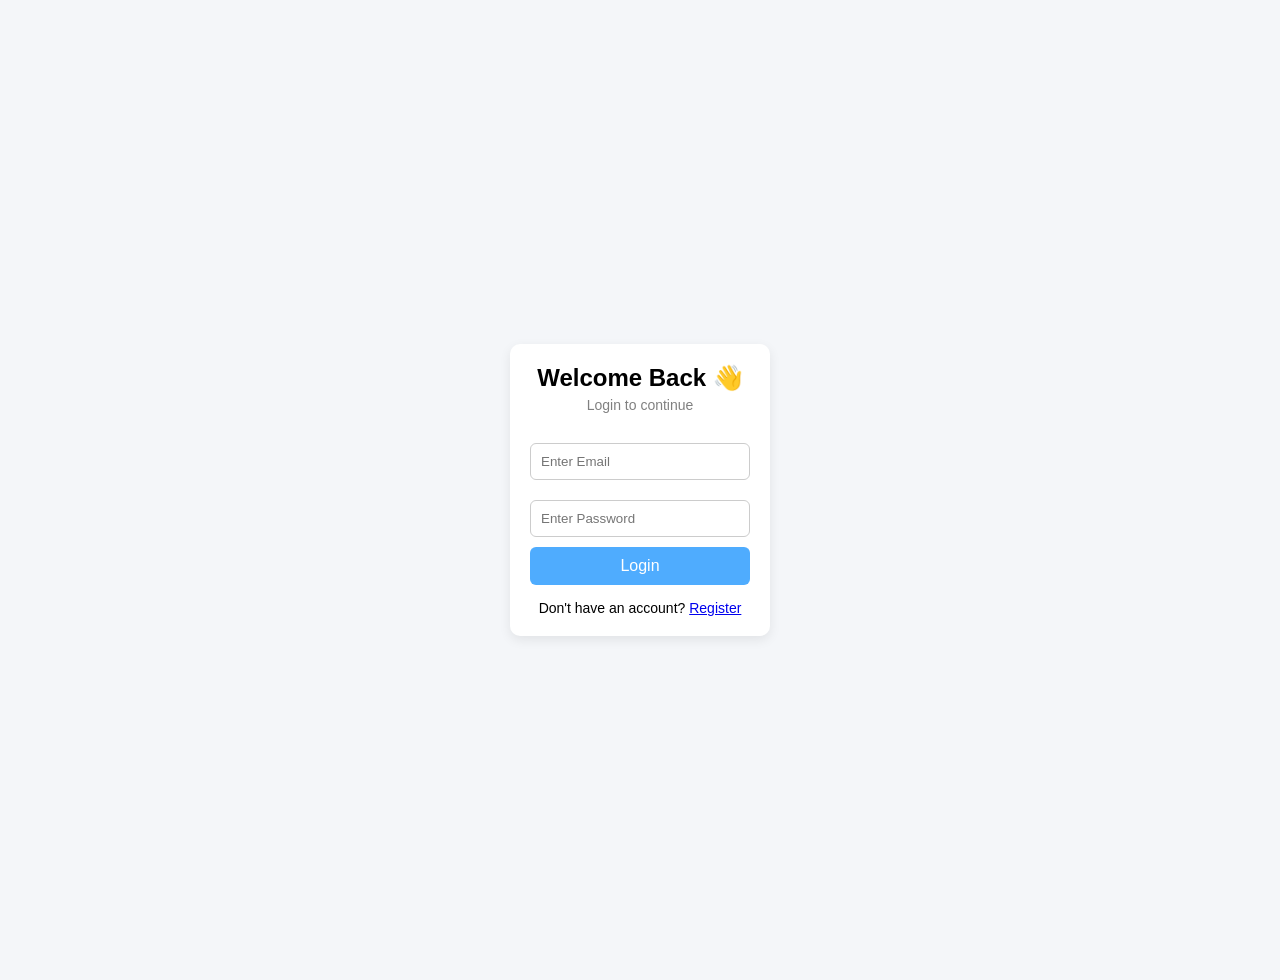
<file: frontend/index.html>
<!DOCTYPE html>
<html>
<head>
    <title>Login</title>
    <link rel="stylesheet" href="style.css">
</head>
<body>

<div class="main">
    <div class="card">
        <h2>Welcome Back 👋</h2>
        <p class="subtitle">Login to continue</p>

        <input type="email" id="email" placeholder="Enter Email">

        <div class="password-box">
            <input type="password" id="password" placeholder="Enter Password">
        </div>

        <button id="loginBtn" onclick="login()">Login</button>

        <p id="error" class="error"></p>

        <p class="link">
            Don't have an account?
            <a href="register.html">Register</a>
        </p>
    </div>
</div>

<script src="script.js"></script>
</body>
</html>
</file>
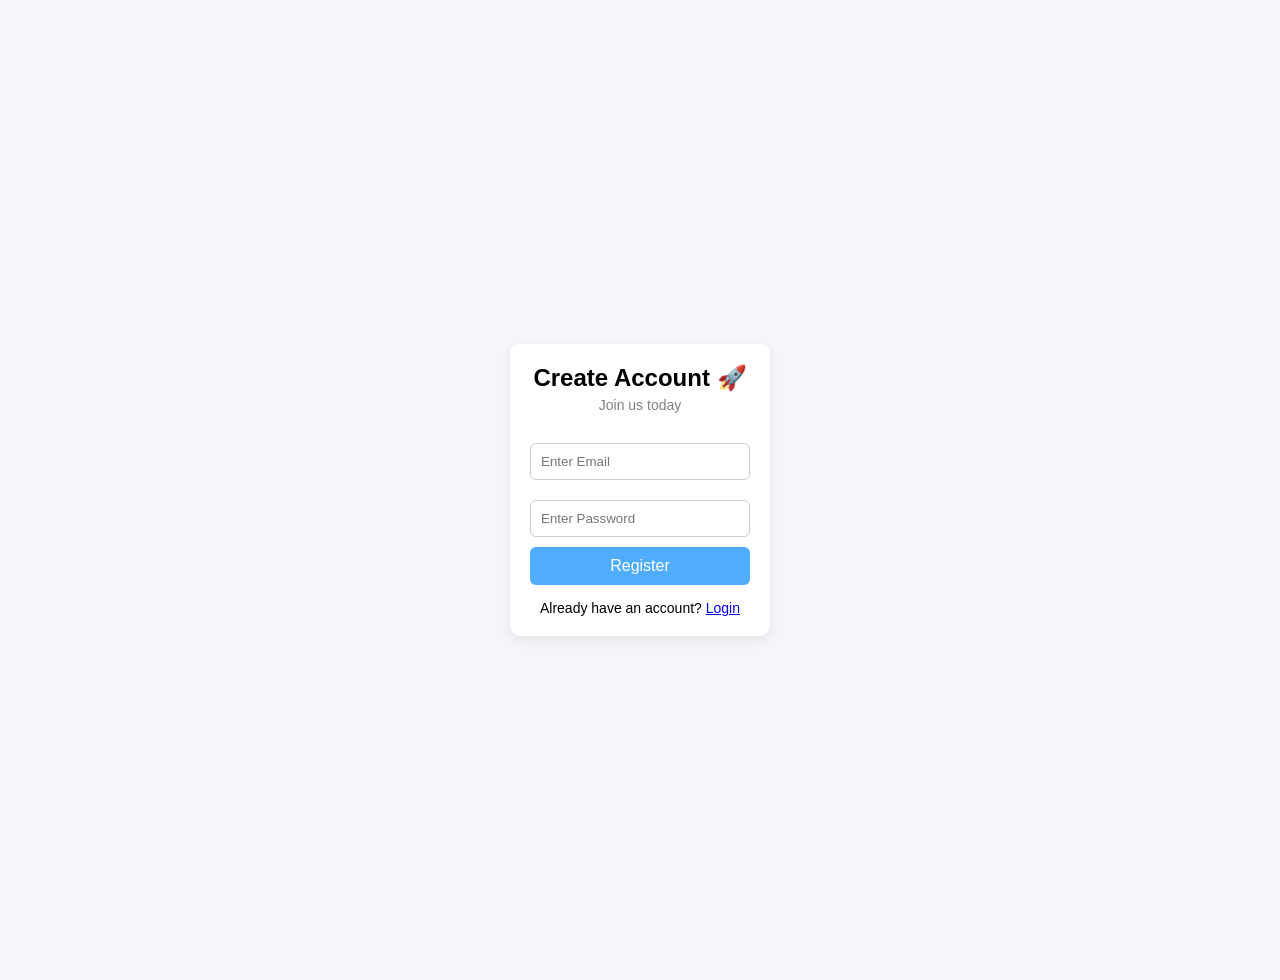
<file: frontend/register.html>
<!DOCTYPE html>
<html>
<head>
    <title>Register</title>
    <link rel="stylesheet" href="style.css">
</head>
<body>

<div class="main">
    <div class="card">
        <h2>Create Account 🚀</h2>
        <p class="subtitle">Join us today</p>

        <input type="email" id="regEmail" placeholder="Enter Email">

        <div class="password-box">
            <input type="password" id="regPassword" placeholder="Enter Password">
        </div>

        <button id="registerBtn" onclick="register()">Register</button>

        <p id="regError" class="error"></p>

        <p class="link">
            Already have an account?
            <a href="index.html">Login</a>
        </p>
    </div>
</div>

<script src="script.js"></script>
</body>
</html>
</file>
<file: frontend/style.css>
body {
    margin: 0;
    font-family: Arial, sans-serif;
    background: linear-gradient(135deg, #4facfe, #00f2fe);
}

.main {
    height: 100vh;
    display: flex;
    justify-content: center;
    align-items: center;
}

.card {
    background: white;
    padding: 50px;
    width: 350px;
    border-radius: 12px;
    text-align: center;
    box-shadow: 0 8px 20px rgba(0,0,0,0.2);
}

h2 {
    margin-bottom: 5px;
}

.subtitle {
    font-size: 14px;
    color: gray;
    margin-bottom: 20px;
}

input {
    width: 100%;
    padding: 10px;
    margin: 10px 0;
    border-radius: 6px;
    border: 1px solid #ccc;
}

.password-box {
    position: relative;
}



button {
    width: 100%;
    padding: 10px;
    background: #4facfe;
    border: none;
    color: white;
    font-size: 16px;
    border-radius: 6px;
    cursor: pointer;
    transition: 0.3s;
}

button:hover {
    background: #007bff;
}

.error {
    color: red;
    font-size: 13px;
    margin-top: 10px;
}

.link {
    margin-top: 15px;
    font-size: 14px;
}

body {
    margin: 0;
    font-family: Arial, sans-serif;
    background: #f5f7fa;
}

.navbar {
    display: flex;
    justify-content: space-between;
    align-items: center;
    padding: 15px 40px;
    background: white;
    box-shadow: 0 2px 10px rgba(0,0,0,0.1);
}
.nav-left {
    display: flex;
    align-items: center;
}

.logo {
    width: 40px;
    margin-right: 10px;
}
.nav-center a {
    margin: 0 15px;
    text-decoration: none;
    color: #333;
    font-weight: 500;
}

.nav-center a:hover {
    color: #4facfe;
}

.nav-right button {
    padding: 8px 15px;
    background: red;
    color: white;
    border: none;
    border-radius: 5px;
    cursor: pointer;
}
.hero {
    text-align: center;
    padding: 100px 20px;
    background: linear-gradient(135deg, #667eea, #764ba2);
    color: white;
}

.hero h1 {
    font-size: 40px;
    margin-bottom: 15px;
}

.hero p {
    font-size: 18px;
    margin-bottom: 20px;
}

.hero-buttons a {
    padding: 10px 20px;
    margin: 10px;
    text-decoration: none;
    border-radius: 6px;
}

.btn-primary {
    background: #ff9800;
    color: white;
}

.btn-secondary {
    background: white;
    color: #333;
}

.stats {
    display: flex;
    justify-content: center;
    gap: 40px;
    padding: 40px;
    background: #f1f1f1;
}

.stat-box {
    text-align: center;
}

.stat-box h2 {
    color: #4facfe;
}
.about-section {
    display: flex;
    padding: 60px;
    gap: 40px;
    align-items: center;
}

.about-img {
    flex: 1;
    display: flex;
    justify-content: center;
}

.about-img img {
    width: 100%;
    max-width: 400px;   
    height: 400px;      
    object-fit: cover;  
    border-radius: 12px;
}

.about-text {
    flex: 1;
}
.about-desc {
    font-size: 16px;
    color: #555;
    margin-bottom: 20px;
}
.about-features {
    display: grid;
    grid-template-columns: repeat(2, 1fr);
    gap: 15px;
}
.about-card {
    background: white;
    padding: 15px;
    border-radius: 8px;
    display: flex;
    align-items: center;
    gap: 10px;
    box-shadow: 0 4px 10px rgba(0,0,0,0.1);
    transition: 0.3s;
}

.about-card span {
    font-size: 20px;
}

.about-card:hover {
    transform: scale(1.05);
}
.about-btn {
    display: inline-block;
    margin-top: 20px;
    padding: 10px 20px;
    background: #4facfe;
    color: white;
    text-decoration: none;
    border-radius: 6px;
    transition: 0.3s;
}

.about-btn:hover {
    background: #007bff;
}



/* Features */
.features {
    text-align: center;
    padding: 60px;
}

.feature-cards {
    display: flex;
    justify-content: center;
    gap: 20px;
    margin-top: 30px;
}

.card {
    background: white;
    padding: 25px;
    width: 260px;
    border-radius: 10px;
    box-shadow: 0 5px 15px rgba(0,0,0,0.1);
    transition: 0.3s;
}

.card:hover {
    transform: translateY(-5px);
}

/* Quote */
.quote {
    text-align: center;
    padding: 40px;
    font-style: italic;
    background: #fafafa;
    font-size: 18px;
}

/* Footer */
.footer {
    background: #f9fafc;
    border-top: 1px solid #eee;
    margin-top: 50px;
}

/* Container */
.footer-container {
    display: flex;
    justify-content: space-between;
    align-items: center;
    padding: 25px 40px;
    flex-wrap: wrap;
    gap: 20px;
}

/* Message */
.footer-message h3 {
    margin: 0;
    color:#070606;
}

.footer-message p {
    font-size: 14px;
    color: #070606;
}

/* Contact */
.footer-contact p {
    margin: 3px 0;
    font-size: 14px;
    color: #070606;
}

/* Social */
.footer-social h4 {
    margin-bottom: 5px;
    color: #333;
}

.icons a {
    font-size: 20px;
    margin-right: 10px;
    text-decoration: none;
    transition: 0.3s;
}

/* Hover effect */
.icons a:hover {
    transform: scale(1.2);
}

/* Bottom */
.footer-bottom {
    text-align: center;
    font-size: 15px;
    color: #070606;
    padding:20px;
    border-top: 1px solid #eee;
}

/* Hero */
.about-section {
    display: flex;
    align-items: center;
    gap: 40px;
    padding: 70px;
}

.about-img img {
    width: 350px;
    border-radius: 15px;
}

.about-content {
    flex: 1;
}

.highlight {
    color: #4facfe;
    font-weight: 500;
    margin: 10px 0;
}

.about-points span {
    display: inline-block;
    margin: 8px;
    padding: 6px 10px;
    background: #eef6ff;
    border-radius: 6px;
}

/* Section */
.story-section {
    padding: 80px 20px;
    background: #f9fafc;
    text-align: center;
}

.story-title {
    font-size: 32px;
}

.story-subtitle {
    color: #4facfe;
    margin-bottom: 30px;
}

/* Intro */
.story-intro {
    max-width: 800px;
    margin: auto;
    margin-bottom: 50px;
    color: #555;
}

/* Timeline */
.timeline {
    position: relative;
    max-width: 800px;
    margin: auto;
}

/* Vertical line */
.timeline::before {
    content: '';
    position: absolute;
    left: 50%;
    width: 3px;
    height: 100%;
    background: #4facfe;
    transform: translateX(-50%);
}

/* Item */
.timeline-item {
    display: flex;
    justify-content: space-between;
    margin: 40px 0;
    align-items: center;
}

/* Year */
.timeline-year {
    width: 100px;
    font-weight: bold;
    color: #4facfe;
}

/* Content */
.timeline-content {
    background: white;
    padding: 20px;
    width: 300px;
    border-radius: 10px;
    box-shadow: 0 5px 15px rgba(0,0,0,0.1);
    text-align: left;
}

/* Alternate layout */
.timeline-item:nth-child(even) {
    flex-direction: row-reverse;
}
.quote {
    margin-top: 15px;
    font-style: italic;
    color: #4facfe;
}

/* Mission Vision */
.mission-vision {
    display: flex;
    justify-content: center;
    gap: 20px;
    padding: 40px;
}

.mv-card {
    background: white;
    padding: 25px;
    width: 300px;
    border-radius: 10px;
    box-shadow: 0 5px 15px rgba(0,0,0,0.1);
}

/* Services */
.provide {
    text-align: center;
    padding: 60px;
    background: #f9fafc;
}

.provide-cards {
    display: flex;
    justify-content: center;
    gap: 25px;
    margin-top: 30px;
}

.provide-card {
    background: white;
    padding: 25px;
    width: 250px;
    border-radius: 12px;
    box-shadow: 0 5px 15px rgba(0,0,0,0.1);
    transition: 0.3s;
}

.provide-card span {
    font-size: 30px;
}

.provide-card:hover {
    transform: translateY(-8px);
}

/* Success */
.success {
    text-align: center;
    padding: 50px;
    background: #f9f9f9;
}

.success-card {
    max-width: 600px;
    margin: auto;
    font-style: italic;
}

/* Section */
.impact-section {
    display: flex;
    align-items: center;
    justify-content: space-between;
    gap: 40px;
    padding: 60px;
    background: #f5f7f6;
    border-radius: 20px;
    margin: 40px;
}

/* Left */
.impact-text {
    flex: 1;
}

.tag {
    color: #1f9d55;
    font-weight: bold;
    font-size: 14px;
}

.impact-text h1 {
    font-size: 36px;
    margin: 15px 0;
    color: #2c3e50;
}

.desc {
    color: #555;
    line-height: 1.6;
}

/* Stats */
.impact-stats {
    display: flex;
    gap: 30px;
    margin-top: 30px;
    background: #e3ecea;
    padding: 20px;
    border-radius: 12px;
}

.impact-stats h2 {
    margin: 0;
    color: #2c3e50;
}

.impact-stats p {
    font-size: 14px;
    color: #666;
}

/* Image */
.impact-image img {
    width: 600px;
    border-radius: 15px;
    object-fit: cover;
}

/* HERO */
.contact-hero {
    background: #0d0d0d;
    color: white;
    text-align: center;
    padding: 80px 20px;
}

.contact-hero h1 {
    font-size: 40px;
    margin-bottom: 10px;
}

.contact-hero p {
    color: #ccc;
}

.contact-hero span {
    color: #4facfe;
    font-size: 14px;
}

/* SECTION */
.contact-section {
    display: flex;
    justify-content: center;
    gap: 25px;
    padding: 60px;
    background: #f5f7f6;
    flex-wrap: wrap;
}

/* CARD */
.contact-card {
    background: white;
    padding: 25px;
    width: 320px;
    border-radius: 12px;

}

.icon {
    font-size: 28px;
    background: #e6f4ea;
    width: 50px;
    height: 50px;
    display: flex;
    align-items: center;
    justify-content: center;
    border-radius: 50%;
    margin-bottom: 15px;
}
.contact-card h3 {
    margin-bottom: 10px;
}

.contact-card p {
    font-size: 14px;
    color: #555;
    line-height: 1.6;
}
.donation-hero {
    position: relative;
    height: 80vh;
    background: url("https://images.unsplash.com/photo-1581579188871-45ea61f2a45b") no-repeat center/cover;
    display: flex;
    align-items: center;
    justify-content: center;
}
.overlay {
    position: absolute;
    width: 100%;
    height: 100%;
    background: rgba(0,0,0,0.5);
}

.hero-content {
    position: relative;
    text-align: center;
    color: white;
    max-width: 700px;
}

.hero-content h1 {
    font-size: 45px;
    margin-bottom: 15px;
}

.hero-content p {
    font-size: 18px;
    margin-bottom: 25px;
    line-height: 1.6;
}
.hero-buttons a {
    text-decoration: none;
    padding: 12px 25px;
    margin: 10px;
    border-radius: 25px;
    font-weight: 500;
}
.btn-primary {
    background: #4facfe;
    color: white;
}
.btn-secondary {
    background: white;
    color: #333;
}
.btn-primary:hover {
    background: #3b8eea;
}

.btn-secondary:hover {
    background: #eee;
}
.donation-info {
    display: flex;
    justify-content: center;
    gap: 20px;
    padding: 50px;
}

.info-box {
    background: white;
    padding: 20px;
    width: 280px;
    border-radius: 12px;
    box-shadow: 0 5px 15px rgba(0,0,0,0.1);
}
.cta-section {
    display: flex;
    margin: 60px;
    border-radius: 15px;
    overflow: hidden;
}
.cta-box {
    flex: 1;
    padding: 50px;
    text-align: center;
}
.cta-box.left {
    background: #e9edf0;
}

.cta-box.right {
    background: #dcebe6;
}
.cta-icon {
    font-size: 40px;
    margin-bottom: 15px;
    color: #1f9d55;
}
.cta-box h2 {
    margin-bottom: 20px;
    color: #2c3e50;
}
.cta-btn {
    text-decoration: none;
    padding: 12px 25px;
    border-radius: 8px;
    font-weight: bold;
}
.cta-btn.dark {
    background: #2c3e50;
    color: white;
}

.cta-btn.green {
    background: #1f9d55;
    color: white;
}
.needs-section {
    text-align: center;
    padding: 60px 20px;
    background: #f9fbfc;
}

.needs-section h2 {
    font-size: 32px;
    margin-bottom: 10px;
}

.needs-subtext {
    color: #666;
    max-width: 600px;
    margin: auto;
    margin-bottom: 40px;
}
.needs-grid {
    display: flex;
    justify-content: center;
    gap: 25px;
    flex-wrap: wrap;
}
.need-card {
    background: white;
    padding: 25px;
    width: 260px;
    border-radius: 15px;
    box-shadow: 0 8px 25px rgba(0,0,0,0.08);
    transition: 0.3s;
    text-align: left;
}
.need-card:hover {
    transform: translateY(-8px);
}
.need-card h3 {
    margin-bottom: 10px;
}
.need-qty {
    background: #eaf4ff;
    color: #4facfe;
    padding: 5px 10px;
    border-radius: 8px;
    display: inline-block;
    margin-bottom: 10px;
    font-size: 14px;
}
.need-card button {
    margin-top: 15px;
    width: 100%;
    padding: 10px;
    background: linear-gradient(135deg, #4facfe, #00c6ff);
    color: white;
    border: none;
    border-radius: 8px;
    cursor: pointer;
    font-weight: bold;
}

.need-card button:hover {
    opacity: 0.9;
}
.modal {
    display: none;
    position: fixed;
    width: 100%;
    height: 100%;
    background: rgba(0,0,0,0.6);
    top: 0;
}
.modal-content {
    background: white;
    padding: 30px;
    width: 380px;
    margin: 80px auto;
    border-radius: 15px;
    animation: slideUp 0.3s ease;
}
.modal-content input,
.modal-content textarea {
    width: 100%;
    margin: 10px 0;
    padding: 12px;
    border-radius: 8px;
    border: 1px solid #ddd;
}
.submit-btn {
    width: 100%;
    padding: 12px;
    background: #1f9d55;
    color: white;
    border: none;
    border-radius: 8px;
    font-size: 16px;
}
.close {
    float: right;
    font-size: 22px;
    cursor: pointer;
}
.qr-donation {
    text-align: center;
    padding: 60px 20px;
    background: #f4f9f7;
}

.qr-donation h2 {
    font-size: 30px;
    margin-bottom: 10px;
}

.qr-subtext {
    max-width: 600px;
    margin: auto;
    color: #555;
    margin-bottom: 40px;
}
.qr-container {
    display: flex;
    justify-content: center;
    align-items: center;
    gap: 40px;
}
.qr-box img {
    width: 250px;
    border-radius: 10px;
    box-shadow: 0 8px 20px rgba(0,0,0,0.1);
}
.qr-details {
    text-align: left;
    max-width: 400px;
}

.qr-details h3 {
    margin-bottom: 15px;
}

.qr-details ul {
    margin-top: 10px;
    padding-left: 20px;
}

.qr-details li {
    margin-bottom: 8px;
}

.thank-you {
    margin-top: 15px;
    color: #1f9d55;
    font-weight: bold;
}
.volunteer-section {
    display: flex;
    justify-content: center;
    align-items: center;
    gap: 60px;
    padding: 60px;
    background: #f5f7f6;
}
.volunteer-image img {
    width: 450px;
    border-radius: 10px;
}
.volunteer-form {
    background: white;
    padding: 30px;
    width: 350px;
    border-radius: 12px;
    box-shadow: 0 5px 20px rgba(0,0,0,0.1);
}
.volunteer-form h2 {
    margin-bottom: 20px;
    border-bottom: 2px solid #1f9d55;
    padding-bottom: 10px;
}

.volunteer-form input,
.volunteer-form select {
    width: 100%;
    padding: 10px;
    margin: 10px 0;
    border-radius: 6px;
    border: 1px solid #ccc;
}

.volunteer-form button {
    width: 100%;
    padding: 12px;
    background: #1f9d55;
    color: white;
    border: none;
    border-radius: 6px;
    margin-top: 10px;
    cursor: pointer;
}
* {
  margin: 0;
  padding: 0;
  box-sizing: border-box;
  font-family: Arial, sans-serif;
}

body {
  background: #f4f6f8;
  padding: 40px;
}

.container {
  display: flex;
  gap: 60px;
  flex-wrap: wrap;
}
.card {
  background: #fff;
  border-radius: 10px;
  padding: 20px;
  box-shadow: 0 4px 12px rgba(0,0,0,0.08);
}
.coordinator-card {
  width: 300px;
}

.coordinator-card h3 {
  font-size: 18px;
  margin-bottom: 10px;
}

.divider {
  height: 2px;
  width: 50px;
  background: #2c7a7b;
  margin-bottom: 10px;
}

.name {
  font-weight: bold;
}

.role {
  color: #2c7a7b;
  font-size: 14px;
  margin-bottom: 10px;
}

.contact-title {
  font-size: 13px;
  margin-bottom: 10px;
}

.contact-box {
  background: #e6f4f1;
  padding: 10px;
  border-radius: 6px;
  font-size: 14px;
}

/* Schedule Card */
.schedule-card {
  flex: 1;
  min-width: 500px;
}

.schedule-card h3 {
  margin-bottom: 15px;
}

/* Schedule Table */
.schedule {
  border-radius: 8px;
  overflow: hidden;
}

.row {
  display: flex;
  border-bottom: 1px solid #ddd;
}

.row:last-child {
  border-bottom: none;
}

.time {
  width: 200px;
  background: #e6f4f1;
  padding: 15px;
  font-weight: bold;
  font-size: 14px;
}

.activity {
  flex: 1;
  padding: 15px;
}

.activity strong {
  display: block;
  margin-bottom: 5px;
}

.activity p {
  font-size: 14px;
  color: #555;
}

body {
    margin: 0;
    font-family: Arial;
    background: #f4f6f9;
}

.admin-navbar {
    display: flex;
    justify-content: space-between;
    align-items: center;
    background: #1f2937;
    color: white;
    padding: 15px 30px;
}

.admin-navbar button {
    background: #ef4444;
    border: none;
    padding: 8px 15px;
    color: white;
    border-radius: 6px;
    cursor: pointer;
}
.admin-container {
    padding: 30px;
}

.dashboard-title {
    margin-bottom: 20px;
}
.stats {
    display: flex;
    gap: 20px;
    margin-bottom: 30px;
}

.stat-card {
    flex: 1;
    padding: 20px;
    border-radius: 12px;
    color: white;
    text-align: center;
}

.stat-card h2 {
    font-size: 28px;
}

.blue { background: #3b82f6; }
.green { background: #22c55e; }
.orange { background: #f59e0b; }
.card-box {
    background: white;
    padding: 20px;
    border-radius: 12px;
    margin-bottom: 25px;
    box-shadow: 0 4px 15px rgba(0,0,0,0.08);
}
.form-row {
    display: flex;
    gap: 10px;
    flex-wrap: wrap;
}

.form-row input {
    padding: 10px;
    flex: 1;
    border-radius: 6px;
    border: 1px solid #ccc;
}

.form-row button {
    background: #1f9d55;
    color: white;
    border: none;
    padding: 10px 20px;
    border-radius: 6px;
    cursor: pointer;
}

.admin-grid {
    display: flex;
    flex-wrap: wrap;
    gap: 15px;
}

.admin-card {
    background: #f9fafb;
    padding: 15px;
    border-radius: 10px;
    width: 250px;
    box-shadow: 0 2px 8px rgba(0,0,0,0.05);
}

.admin-card button {
    margin-top: 10px;
    background: #ef4444;
    border: none;
    color: white;
    padding: 6px 10px;
    border-radius: 5px;
}
</file>
